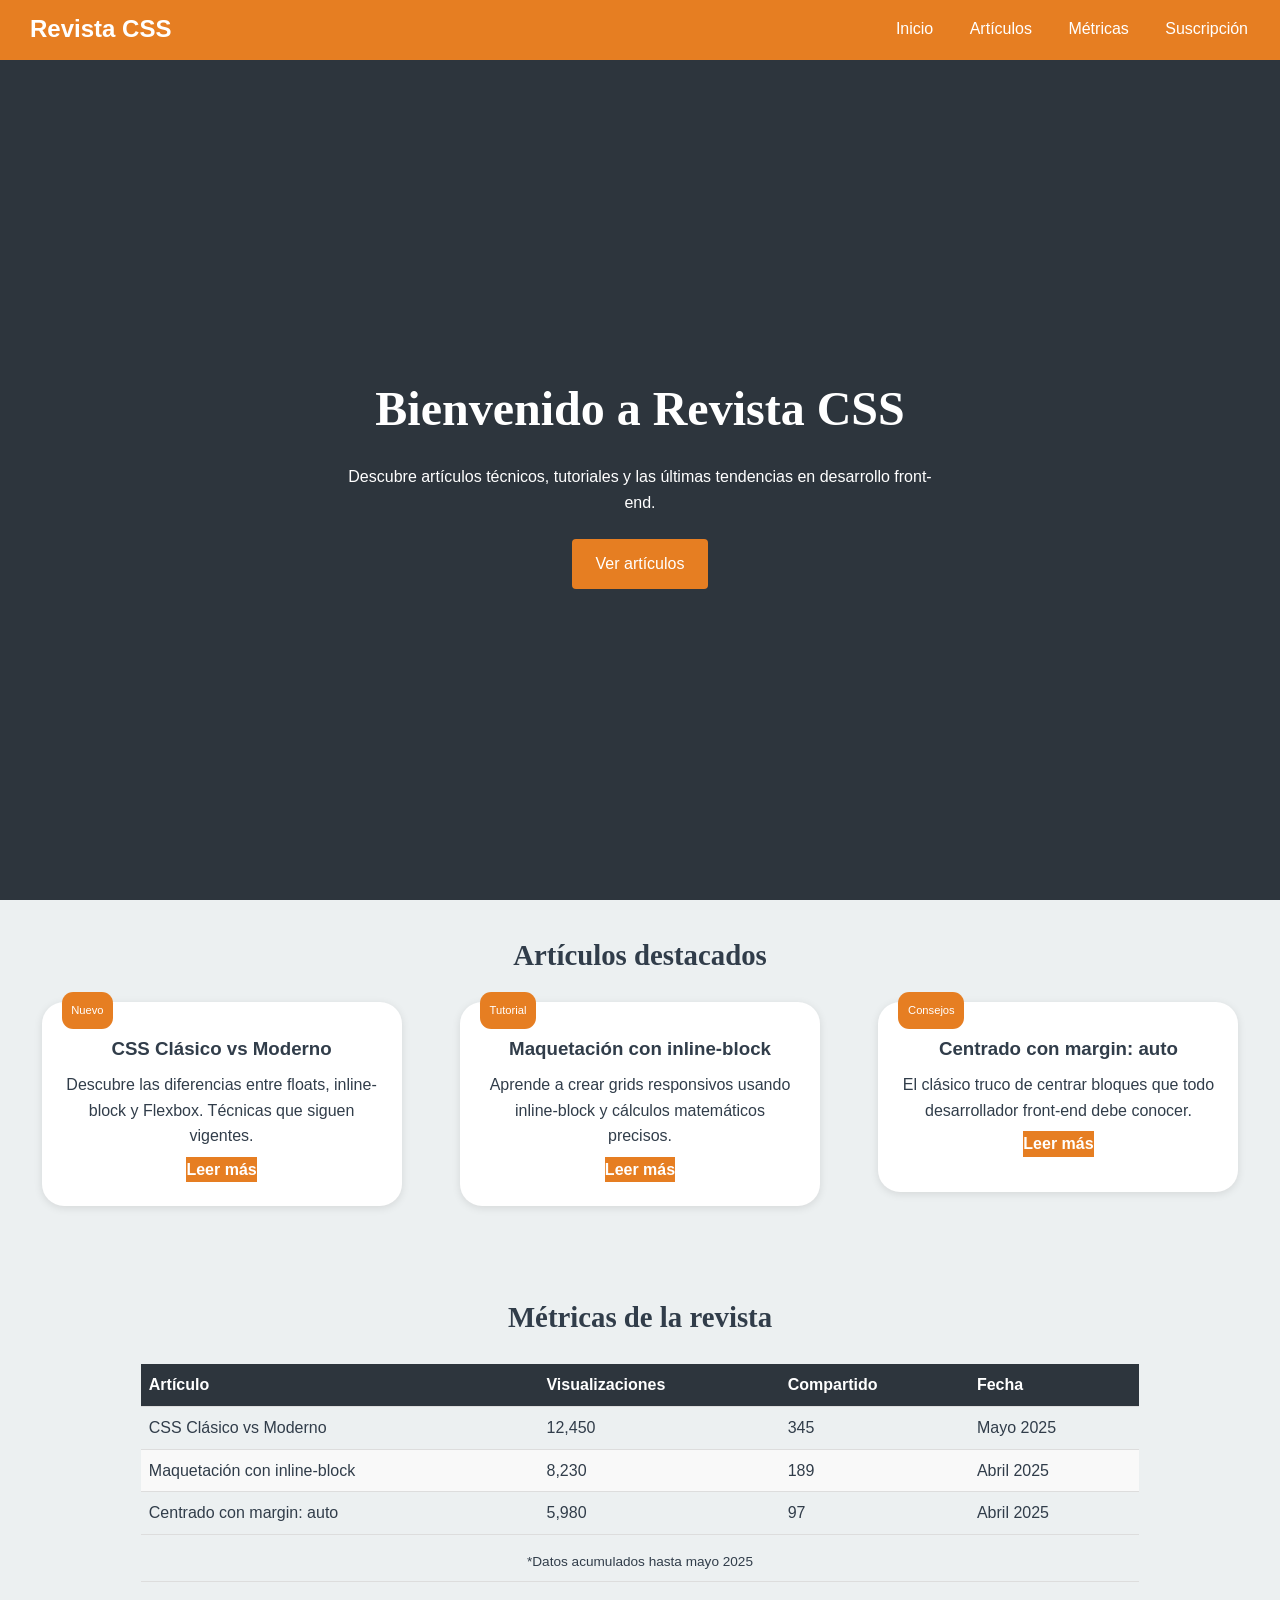
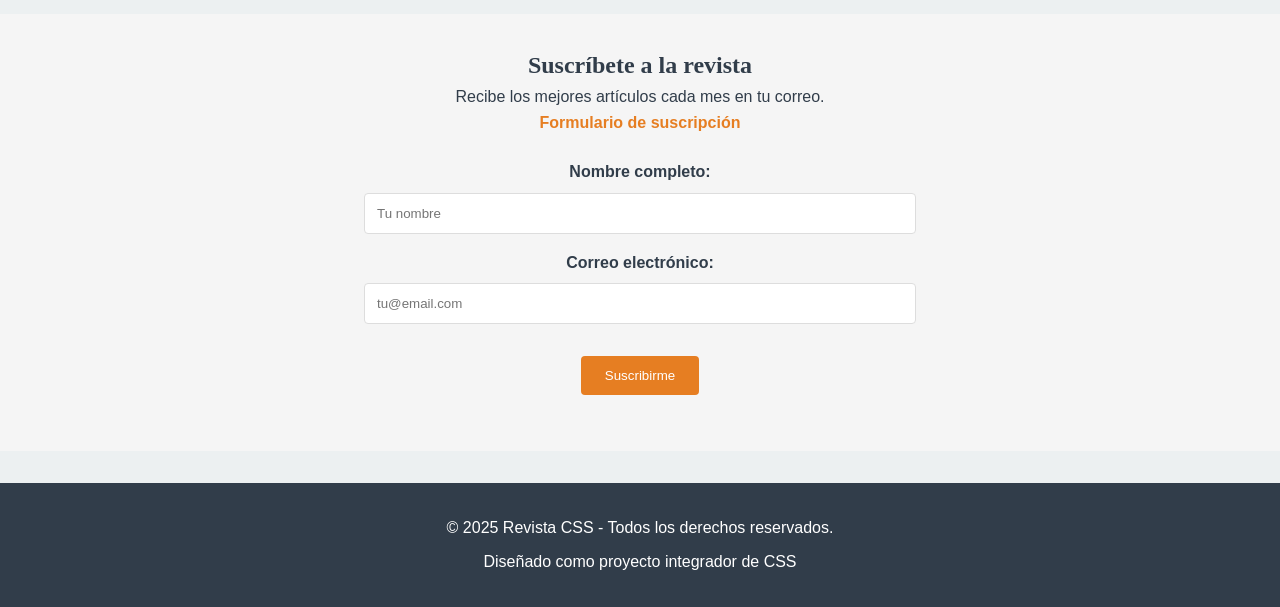
<file: portafolio/integrador-1/index.html>
<!doctype html>
<html lang="es">
  <head>
    <meta charset="UTF-8" />
    <meta name="viewport" content="width=device-width, initial-scale=1.0" />
    <title>Revista CSS | Integrador</title>
    <link rel="stylesheet" href="css/styles.css" />
    <meta name="description" content="Proyecto Integrador 1" />
    <meta property="og:title" content="Landing page" />
    <meta property="og:description" content="Landing page" />
  </head>
  <body>
    <header class="header">
      <div class="logo">Revista CSS</div>
      <nav class="nav">
        <ul>
          <li><a href="#inicio">Inicio</a></li>
          <li><a href="#articulos">Artículos</a></li>
          <li><a href="#metricas">Métricas</a></li>
          <li><a href="#suscripcion">Suscripción</a></li>
        </ul>
      </nav>
    </header>
    <section id="inicio" class="hero">
      <div class="hero-contenido">
        <h1>Bienvenido a Revista CSS</h1>
        <p>
          Descubre artículos técnicos, tutoriales y las últimas tendencias en
          desarrollo front-end.
        </p>
        <a href="#articulos" class="btn-hero">Ver artículos</a>
      </div>
    </section>
    <section id="articulos" class="articulos">
      <h2>Artículos destacados</h2>
      <div class="articulos-grid">
        <article class="tarjeta">
          <div class="badge">Nuevo</div>
          <h3>CSS Clásico vs Moderno</h3>
          <p>
            Descubre las diferencias entre floats, inline-block y Flexbox.
            Técnicas que siguen vigentes.
          </p>
          <a href="#" class="btn-articulo">Leer más</a>
        </article>

        <article class="tarjeta">
          <div class="badge">Tutorial</div>
          <h3>Maquetación con inline-block</h3>
          <p>
            Aprende a crear grids responsivos usando inline-block y cálculos
            matemáticos precisos.
          </p>
          <a href="#" class="btn-articulo">Leer más</a>
        </article>

        <article class="tarjeta">
          <div class="badge">Consejos</div>
          <h3>Centrado con margin: auto</h3>
          <p>
            El clásico truco de centrar bloques que todo desarrollador front-end
            debe conocer.
          </p>
          <a href="#" class="btn-articulo">Leer más</a>
        </article>
      </div>
    </section>
    <section id="metricas" class="metricas">
      <h2>Métricas de la revista</h2>
      <div class="table-responsive">
        <table>
          <thead>
            <tr>
              <th>Artículo</th>
              <th>Visualizaciones</th>
              <th>Compartido</th>
              <th>Fecha</th>
            </tr>
          </thead>
          <tbody>
            <tr>
              <td>CSS Clásico vs Moderno</td>
              <td>12,450</td>
              <td>345</td>
              <td>Mayo 2025</td>
            </tr>
            <tr>
              <td>Maquetación con inline-block</td>
              <td>8,230</td>
              <td>189</td>
              <td>Abril 2025</td>
            </tr>
            <tr>
              <td>Centrado con margin: auto</td>
              <td>5,980</td>
              <td>97</td>
              <td>Abril 2025</td>
            </tr>
          </tbody>
          <tfoot>
            <tr>
              <td colspan="4">*Datos acumulados hasta mayo 2025</td>
            </tr>
          </tfoot>
        </table>
      </div>
    </section>
    <section id="suscripcion" class="suscripcion">
      <h2>Suscríbete a la revista</h2>
      <p>Recibe los mejores artículos cada mes en tu correo.</p>

      <form action="#" method="post" class="form-suscripcion">
        <fieldset>
          <legend>Formulario de suscripción</legend>

          <div class="campo">
            <label for="nombre">Nombre completo:</label>
            <input
              type="text"
              id="nombre"
              name="nombre"
              placeholder="Tu nombre"
              required
            />
          </div>

          <div class="campo">
            <label for="email">Correo electrónico:</label>
            <input
              type="email"
              id="email"
              name="email"
              placeholder="tu@email.com"
              required
            />
          </div>

          <button type="submit" class="btn-suscripcion">Suscribirme</button>
        </fieldset>
      </form>
    </section>
    <footer class="footer">
      <p>&copy; 2025 Revista CSS - Todos los derechos reservados.</p>
      <p>Diseñado como proyecto integrador de CSS</p>
    </footer>
  </body>
</html>
</file>
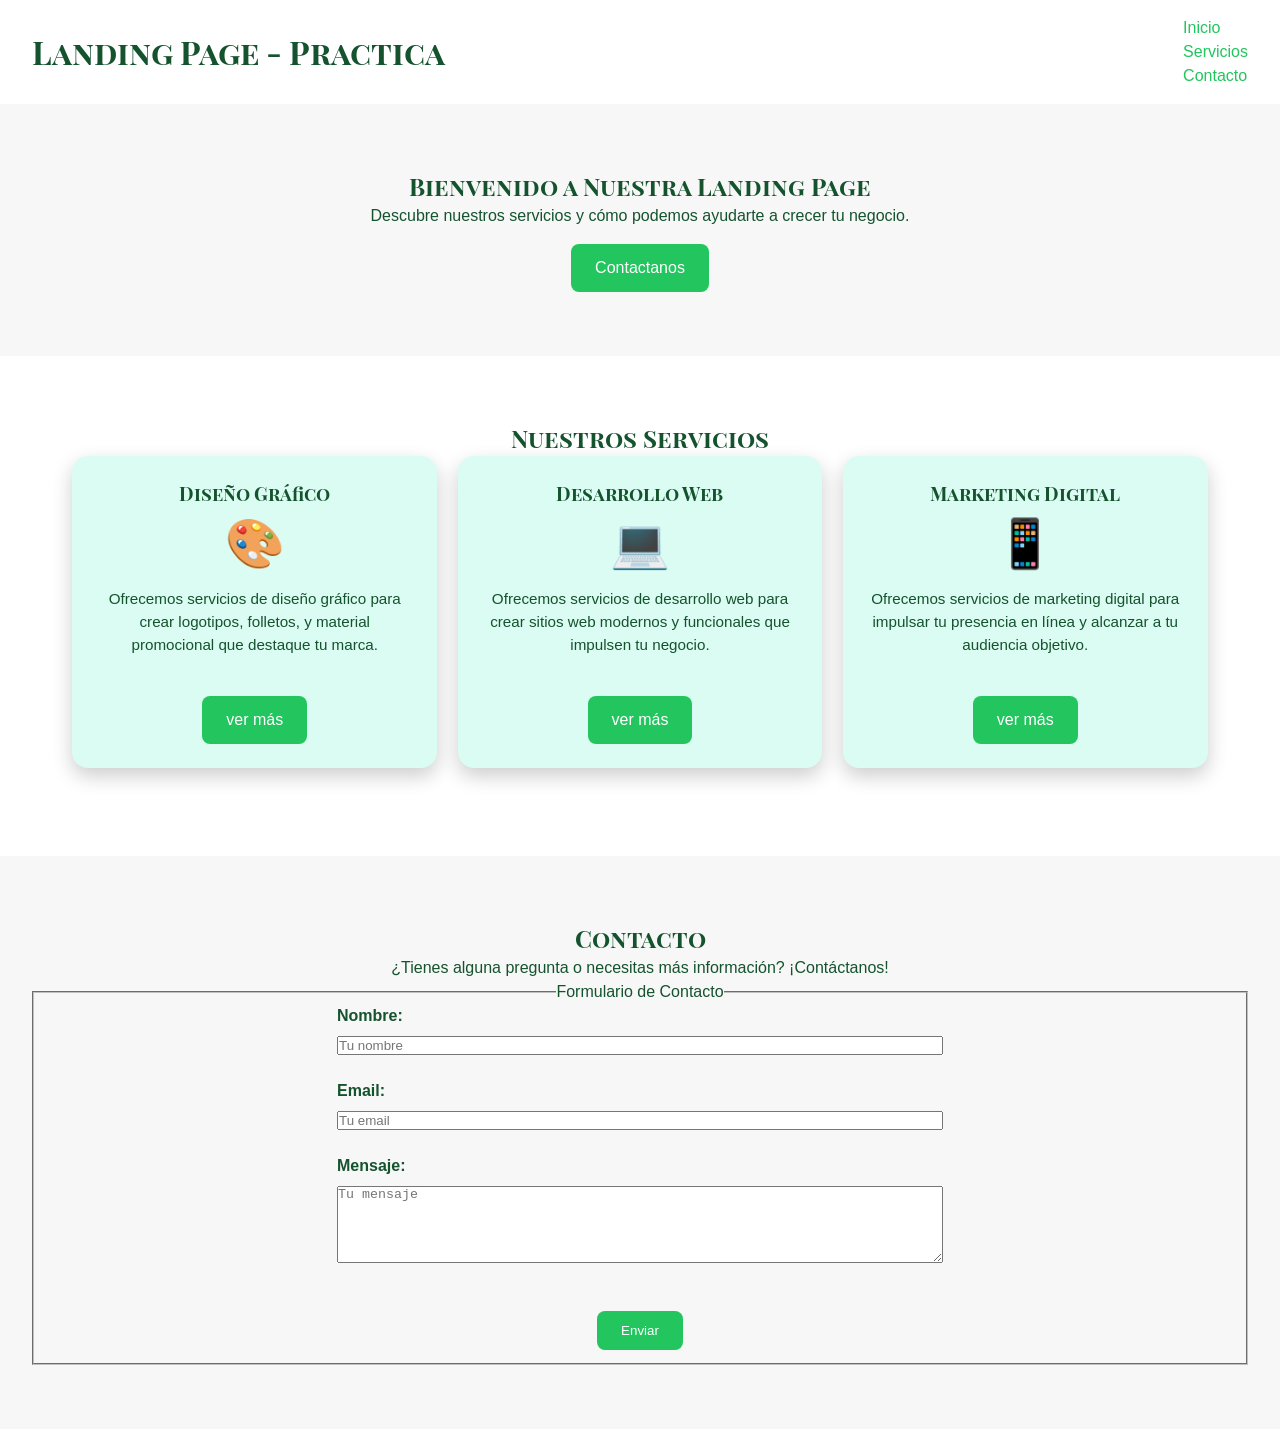
<file: portafolio/landing-page/index.html>
<!doctype html>
<html lang="es">
  <head>
    <meta charset="UTF-8" />
    <meta name="viewport" content="width=device-width, initial-scale=1.0" />
    <title>Landing page</title>
    <link rel="stylesheet" href="css/styles.css" />
    <meta name="description" content="Landing page" />
    <meta property="og:title" content="Landing page" />
    <meta property="og:description" content="Landing page" />
    <link rel="preconnect" href="https://fonts.googleapis.com" />
    <link rel="preconnect" href="https://fonts.gstatic.com" crossorigin />
    <link
      href="https://fonts.googleapis.com/css2?family=Playfair+Display+SC:wght@400;700&display=swap"
      rel="stylesheet"
    />
  </head>
  <body>
    <header class="header">
      <h1>Landing Page - Practica</h1>
      <nav>
        <ul class="nav-list">
          <li><a href="#inicio">Inicio</a></li>
          <li><a href="#servicios">Servicios</a></li>
          <li><a href="#contacto">Contacto</a></li>
        </ul>
      </nav>
    </header>
    <main>
      <section id="inicio" class="seccion hero">
        <h2>Bienvenido a Nuestra Landing Page</h2>
        <p>
          Descubre nuestros servicios y cómo podemos ayudarte a crecer tu
          negocio.
        </p>
        <a href="#contacto" class="btn">Contactanos</a>
      </section>
      <section id="servicios" class="seccion">
        <h2>Nuestros Servicios</h2>
        <div class="servicios-grid">
          <article class="tarjeta">
            <h3>Diseño Gráfico</h3>
            <div class="tarjeta-icono">🎨</div>
            <p>
              Ofrecemos servicios de diseño gráfico para crear logotipos,
              folletos, y material promocional que destaque tu marca.
            </p>
            <a href="#" class="btn">ver más</a>
          </article>
          <article class="tarjeta">
            <h3>Desarrollo Web</h3>
            <div class="tarjeta-icono">💻</div>
            <p>
              Ofrecemos servicios de desarrollo web para crear sitios web
              modernos y funcionales que impulsen tu negocio.
            </p>
            <a href="#" class="btn">ver más</a>
          </article>
          <article class="tarjeta">
            <h3>Marketing Digital</h3>
            <div class="tarjeta-icono">📱</div>
            <p>
              Ofrecemos servicios de marketing digital para impulsar tu
              presencia en línea y alcanzar a tu audiencia objetivo.
            </p>
            <a href="#" class="btn">ver más</a>
          </article>
        </div>
      </section>
      <section id="contacto" class="seccion">
        <h2>Contacto</h2>
        <p>
          ¿Tienes alguna pregunta o necesitas más información? ¡Contáctanos!
        </p>
        <form action="#" method="POST">
          <fieldset>
            <legend>Formulario de Contacto</legend>
            <div class="campo">
              <label for="nombre">Nombre:</label>
              <input type="text" id="nombre" placeholder="Tu nombre" />
            </div>
            <div class="campo">
              <label for="email">Email:</label>
              <input type="email" id="email" placeholder="Tu email" />
            </div>
            <div class="campo">
              <label for="mensaje">Mensaje:</label>
              <textarea
                id="mensaje"
                placeholder="Tu mensaje"
                cols="10"
                rows="5"
              ></textarea>
            </div>
            <button type="submit" class="btn-enviar">Enviar</button>
          </fieldset>
        </form>
      </section>
    </main>
  </body>
</html>
</file>
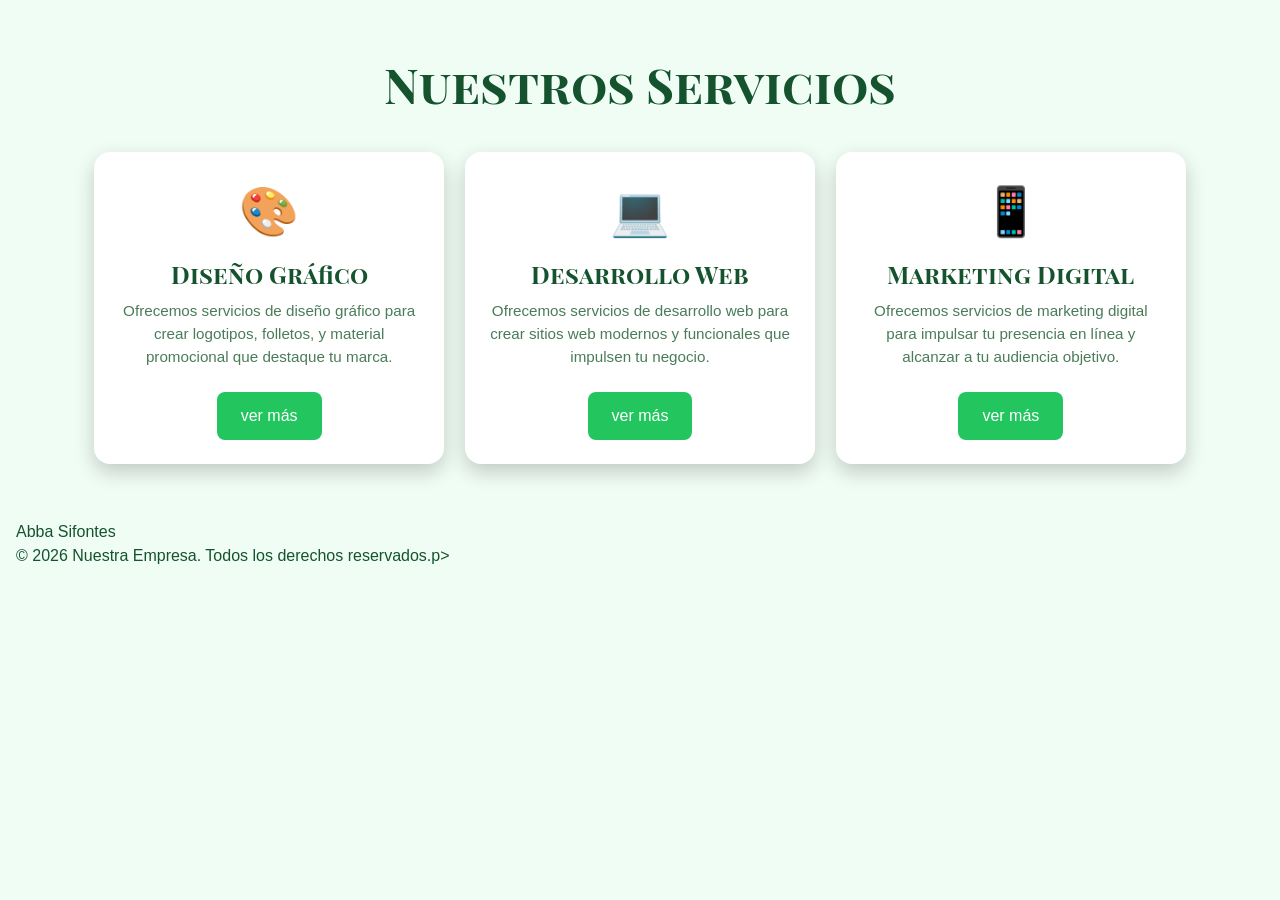
<file: portafolio/tarjetas-servicios/index.html>
<!doctype html>
<html lang="es">
  <head>
    <meta charset="UTF-8" />
    <meta name="viewport" content="width=device-width, initial-scale=1.0" />
    <title>Tarjetas de servicios</title>
    <link rel="stylesheet" href="css/styles.css" />
    <meta name="description" content="Tarjetas de servicios" />
    <meta property="og:title" content="Tarjetas de servicios" />
    <meta property="og:description" content="Tarjetas de servicios" />
    <link rel="preconnect" href="https://fonts.googleapis.com" />
    <link rel="preconnect" href="https://fonts.gstatic.com" crossorigin />
    <link
      href="https://fonts.googleapis.com/css2?family=Playfair+Display+SC:wght@400;700&display=swap"
      rel="stylesheet"
    />
  </head>
  <body>
    <main class="servicios">
      <h1>Nuestros Servicios</h1>
      <article class="tarjeta">
        <div class="tarjeta-icono">🎨</div>
        <h2>Diseño Gráfico</h2>
        <p>
          Ofrecemos servicios de diseño gráfico para crear logotipos, folletos,
          y material promocional que destaque tu marca.
        </p>
        <a href="#" class="btn">ver más</a>
      </article>
      <article class="tarjeta">
        <div class="tarjeta-icono">💻</div>
        <h2>Desarrollo Web</h2>
        <p>
          Ofrecemos servicios de desarrollo web para crear sitios web modernos y
          funcionales que impulsen tu negocio.
        </p>
        <a href="#" class="btn">ver más</a>
      </article>
      <article class="tarjeta">
        <div class="tarjeta-icono">📱</div>
        <h2>Marketing Digital</h2>
        <p>
          Ofrecemos servicios de marketing digital para impulsar tu presencia en
          línea y alcanzar a tu audiencia objetivo.
        </p>
        <a href="#" class="btn">ver más</a>
      </article>
    </main>
    <footer>
      <p>Abba Sifontes</p>
      <p>&copy; 2026 Nuestra Empresa. Todos los derechos reservados.p></p>
    </footer>
  </body>
</html>
</file>
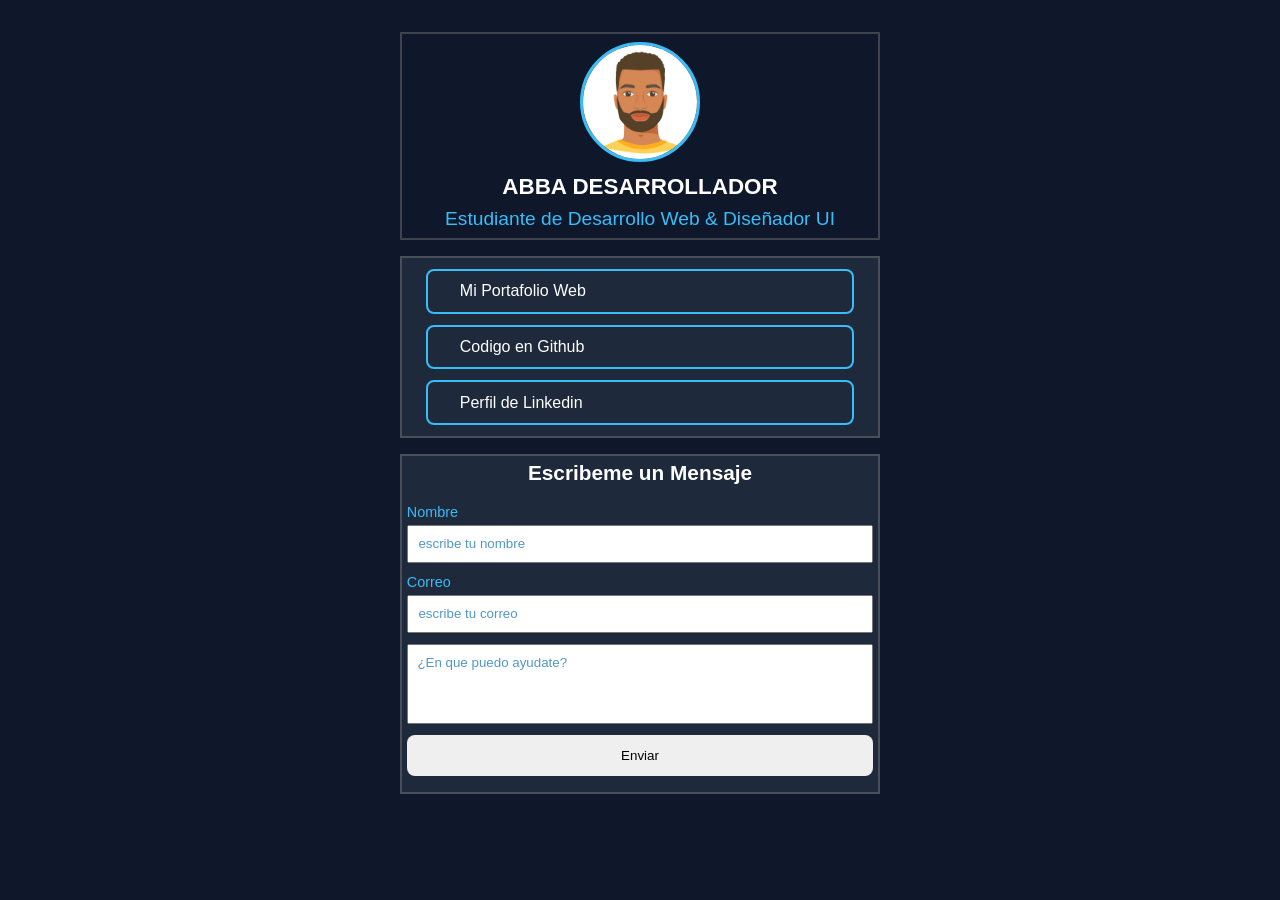
<file: portafolio/proyecto-repaso/proyecto-repaso.html>
<!doctype html>
<html lang="es">
  <head>
    <meta charset="UTF-8" />
    <title>Web Desarrolador</title>
    <meta name="viewport" content="width=device-width, initial-scale=1.0" />
    <link rel="preconnect" href="https://fonts.googleapis.com" />
    <link rel="preconnect" href="https://fonts.gstatic.com" crossorigin />
    <link
      href="https://fonts.googleapis.com/css2?family=Alumni+Sans:ital,wght@1,500&display=swap"
      rel="stylesheet"
    />
    <link rel="stylesheet" href="css/styles2.css" />
  </head>
  <body>
    <main>
      <header class="cabecera-perfil">
        <img src="img/avatar.webp" alt="Abba Sifontes" class="avatar" />
        <h1>ABBA DESARROLLADOR</h1>
        <p>Estudiante de Desarrollo Web & Diseñador UI</p>
      </header>
      <section class="enlaces">
        <a href="#" class="caja-enlaces">Mi Portafolio Web</a>
        <a href="#" class="caja-enlaces">Codigo en Github</a>
        <a href="#" class="caja-enlaces">Perfil de Linkedin</a>
      </section>
      <section class="formulario">
        <h2>Escribeme un Mensaje</h2>
        <label for="name">Nombre</label>
        <input
          type="text"
          id="name"
          required
          placeholder="escribe tu nombre"
          autocomplete="off"
        />
        <label for="email">Correo</label>
        <input
          type="email"
          id="email"
          placeholder="escribe tu correo"
          required
          autocomplete="off"
        />
        <textarea
          name="sugerencia"
          id="ayuda"
          placeholder="¿En que puedo ayudate?"
        ></textarea>
        <button type="submit" class="btn">Enviar</button>
      </section>
    </main>
  </body>
</html>
</file>
<file: portafolio/integrador-1/css/styles.css>
* {
  margin: 0;
  padding: 0;
  box-sizing: border-box;
}

:root {
  --header-height: 60px;

  --color-primario: #e67e22;

  --color-secundario: #2d353d;

  --color-oscuro: #313d4a;

  --color-claro: #ecf0f1;

  --fuente-principal: "Inter", sans-serif;

  --fuente-titulos: "Playfair Display", serif;

  --sombra: 0 2px 8px rgba(0, 0, 0, 0.1);
}

body {
  font-family: var(--fuente-principal);

  background-color: var(--color-claro);

  color: var(--color-oscuro);

  line-height: 1.6;

  padding: 0;
}

.header {
  background-color: var(--color-primario);

  padding: 1rem;

  text-align: center;
}

.logo {
  font-size: 1.5rem;

  font-weight: bold;

  color: white;

  margin-bottom: 0.5rem;
}

.nav ul {
  list-style: none;

  padding: 0;

  margin: 0;
}

.nav li {
  display: inline-block;
  margin: 0 0.5rem;
}

.nav a {
  color: white;
  text-decoration: none;
  padding: 0.5rem;
}

.hero {
  min-height: calc(100vh-var(--header-height));
  display: flex;

  align-items: center;
  justify-content: center;
  padding: 2rem;
  background-color: var(--color-secundario);
  color: white;
  text-align: center;
}
.hero-contenido {
  max-width: 600px;
}
.hero h1 {
  font-size: clamp(2rem, 5vw, 3rem);

  font-family: var(--fuente-titulos);

  margin-bottom: 1rem;
}

.hero p {
  font-size: 1rem;
  margin-bottom: 1.5rem;
}

.btn-hero {
  display: inline-block;

  background-color: var(--color-primario);

  color: white;

  padding: 0.75rem 1.5rem;

  text-decoration: none;

  border-radius: 4px;

  transition: background-color 0.3s ease;
}

.btn-hero:hover {
  background-color: #d35400;
}

.articulos {
  /* display: flex;
  flex-direction: column;
  justify-content: center;
  align-content: center; */
  padding: 2rem 1rem;
  text-align: center;
}

.articulos h2,
.metricas h2 {
  font-family: var(--fuente-titulos);
  font-size: 1.8rem;
  margin-bottom: 1.5rem;
}

.articulos-grid {
  max-width: 1200px;
  margin: 0 auto;
}
.tarjeta {
  background-color: white;
  border-radius: 22px;
  box-shadow: var(--sombra);
  margin-bottom: 1.5rem;
  padding: 1.5rem;
  position: relative;
}

.badge {
  position: absolute;
  top: -10px;
  left: 20px;
  background-color: var(--color-primario);
  color: white;
  padding: 0.6rem;
  border-radius: 0.7rem;
  font-size: 0.7rem;
}
.tarjeta h3 {
  margin: 0.5rem 0;
}
.btn-articulo {
  display: inline-block;
  background-color: var(--color-primario);
  text-decoration: none;
  margin-top: 0.5rem;
  font-weight: bold;
  color: white;
}

.metricas {
  padding: 2rem 1rem;
  text-align: center;
}
.table-responsive {
  overflow-x: auto;
  width: 100%;
}
table {
  min-width: 600px;
  border-collapse: collapse;
  margin-top: 1.5rem;
}

th,
td {
  padding: 0.5rem;
  border-bottom: 1px solid #ddd;
  text-align: left;
}
th {
  background-color: var(--color-secundario);
  color: white;
}
tbody tr:nth-child(even) {
  background-color: #f9f9f9;
}
tfoot td {
  text-align: center;
  font-size: 0.85rem;
  padding-top: 1rem;
}

.suscripcion {
  padding: 2rem 1rem;
  text-align: center;
  background-color: #f5f5f5;
}

.suscripcion h2 {
  font-family: var(--fuente-titulos);
}
fieldset {
  border: none;
  border-radius: 8px;
  padding: 1.5rem;
}

legend {
  font-weight: bold;
  padding: 0 0.5rem;
  color: var(--color-primario);
}
.campo {
  margin-bottom: 1rem;
}
label {
  display: block;
  margin-bottom: 0.5rem;
  font-weight: bold;
}
input {
  width: 100%;
  padding: 0.75rem;
  border: 1px solid #ddd;
  border-radius: 4px;
}

.btn-suscripcion {
  background-color: var(--color-primario);
  color: white;
  border: none;
  padding: 0.75rem 1.5rem;
  border-radius: 4px;
  cursor: pointer;
  margin-top: 1rem;
}

.btn-suscripcion:hover {
  background-color: #d35400;
}
.footer {
  text-align: center;
  padding: 1.5rem;
  background-color: var(--color-oscuro);
  color: white;
  margin-top: 2rem;
}

.footer p {
  margin: 0.5rem 0;
}

@media (min-width: 768px) {
  .header {
    text-align: center;
    position: relative;
    height: var(--header-height);
  }
  .logo {
    position: absolute;
    top: 10px;
    left: 30px;
    margin-bottom: 0;
  }
  .nav {
    float: right;
  }
  .nav ul {
    margin: 0;
  }
  .nav li {
    margin: 0 0.5rem;
  }
  .hero {
    min-height: calc(100vh - var(--header-height));
  }
  .articulos-grid {
    text-align: center;
  }
  .tarjeta {
    display: inline-block;
    width: 30%;
    vertical-align: top;
    margin-right: 4.5%;
    min-height: 190px;
  }
  .tarjeta:nth-child(3n) {
    margin: 0;
  }
  table {
    width: 80%;
    margin: 0 auto;
  }
  form {
    max-width: 600px;
    margin: 0 auto;
  }
}
</file>
<file: portafolio/landing-page/css/styles.css>
* {
  margin: 0;
  padding: 0;
  box-sizing: border-box;
}
:root {
  --fondo-header: #ffffff;
  --texto-header: #14532d;
  --fondo-seccion-claro: #ffffff;
  --fondo-seccion-oscuro: #f2f3f2a0;
  --acento: #22c55e;
  --texto: #14532d;
  --tarjeta: #dbfcf3;
  --sombra: 0 8px 20px rgba(0, 0, 0, 0.2);
  --sombra-hover: 0 12px 30px rgba(0, 0, 0, 0.3);
  --fuente-titulos: "Playfair Display SC", serif;
}
body {
  background-color: var(--fondo-seccion-claro);
  color: var(--texto);
  font-family: sans-serif, Arial, Helvetica, sans-serif;
  line-height: 1.5;
  scroll-padding-top: 5.688rem; /* o la altura de mi header */
}
h1,
h2,
h3 {
  font-family: var(--fuente-titulos);
  color: var(--texto-header);
}

.seccion {
  padding: 4rem 2rem;
  text-align: center;
}

.hero {
  background-color: inherit;
}

.seccion:nth-child(odd) {
  background-color: var(--fondo-seccion-oscuro);
}

.header {
  position: sticky;
  top: 0;
  z-index: 1000;
  background-color: var(--fondo-header);
  color: var(--texto-header);
  padding: 1rem 2rem;
  display: flex;
  justify-content: space-between;
  align-items: center;
  flex-wrap: wrap;
}

nav a {
  margin-left: 1.5rem;
  text-decoration: none;
  color: var(--acento);
}
nav a:hover {
  text-decoration: underline;
}
nav li {
  list-style: none;
  padding: 0;
}

.servicios-grid {
  text-align: center;
}
.tarjeta {
  background-color: var(--tarjeta);
  border-radius: 1rem;
  padding: 1.5rem;
  margin-bottom: 1.5rem;
  box-shadow: var(--sombra);
  transition: all 0.3s ease;
  display: inline-block;
  width: 30%;
  vertical-align: top;
  margin: 0 1rem 1.5rem 0;
  min-height: 150px; /* para que todas las tarjetas tengan la misma altura */
}
.tarjeta:last-child {
  margin-right: 0;
}

.tarjeta-icono {
  font-size: 3rem;
  color: var(--acento);
  margin-bottom: 0.5rem;
}

.tarjeta h2 {
  font-size: 1.5rem;
  margin-bottom: 0.5rem;
  color: var(--texto);
  font-weight: 600;
}

.tarjeta p {
  color: var(--texto-secundario);
  font-size: 0.95rem;
  line-height: 1.5;
  margin-bottom: 1.5rem;
}

.btn {
  display: inline-block;
  background-color: var(--acento);
  color: var(--fondo-header);
  padding: 0.75rem 1.5rem;
  margin-top: 1rem;
  border-radius: 0.5rem;
  text-decoration: none;
  width: auto;
  transition: 0.3s ease;
}
.btn:hover {
  background-color: #18ee26;
  color: var(--fondo-seccion-claro);
  transition: inherit;
}

.tarjeta:hover {
  transform: translateY(-5px);
  box-shadow: var(--sombra-hover);
  transition: inherit;
}
.seccion form {
  display: inline-block;
  flex-direction: column;
  align-items: center;
  width: 100%;
}
.campo {
  display: flex;
  flex-direction: column;
  text-align: left;
  margin: 0 auto 1.5rem auto;
  width: 50%;
}
.campo label {
  margin-bottom: 0.5rem;
  font-weight: 600;
}
.campo textarea {
  margin-bottom: 1.5rem;
}
.btn-enviar {
  background-color: var(--acento);
  color: var(--fondo-header);
  padding: 0.75rem 1.5rem;
  margin-bottom: 0.8rem;
  border-radius: 0.5rem;
  border: none;
  cursor: pointer;
  transition: 0.3s ease;
}
.btn-enviar:hover {
  background-color: #18ee26;
  color: var(--fondo-seccion-claro);
  transition: inherit;
}
@media (max-width: 768px) {
  html,
  body {
    scroll-padding-top: 8.688rem;
    scroll-behavior: smooth; /* opcional: da animación suave al scroll */
  }
  .header {
    flex-direction: column;
    text-align: center;
  }
  .nav a {
    display: inline-block;
    margin: 0.5rem;
  }
  .tarjeta {
    width: 90%;
    margin: 0 auto 1.5rem auto;
    min-height: 30vh;
    padding: 1rem;
  }
  /* .tarjeta p {
    word-break: break-word;
  } */
}
</file>
<file: portafolio/tarjetas-servicios/css/styles.css>
* {
  margin: 0;
  padding: 0;
  box-sizing: border-box;
  /* uso border box para que el padding no afecte al tamaño total del elemento */
}
:root {
  --fondo: #f0fdf4;
  --tarjeta: #ffffff;
  --acento: #22c55e;
  --texto: #14532d;
  --texto-secundario: #4a7c59;
  --sombra: 0 8px 20px rgba(0, 0, 0, 0.2);
  --fuente-titulos: "Playfair Display SC", serif;
}

body {
  background-color: var(--fondo);
  color: var(--texto);
  font-family: "inter", sans-serif;
  line-height: 1.5;
  padding: 1rem;
  /* overflow-y: hidden; */
}

.servicios {
  max-width: 1200px;
  margin: 0 auto;
  padding: 2rem 1rem;
  text-align: center;
}

.tarjeta {
  background-color: var(--tarjeta);
  border-radius: 1rem;
  padding: 1.5rem;
  margin-bottom: 1.5rem;
  box-shadow: var(--sombra);
  transition: all 0.3s ease;
  display: inline-block;
  width: 30%;
  vertical-align: top;
  margin: 0 1rem 1.5rem 0;
  min-height: 150px; /* para que todas las tarjetas tengan la misma altura */
}
.tarjeta:last-child {
  margin-right: 0;
}

.tarjeta-icono {
  font-size: 3rem;
  color: var(--acento);
  margin-bottom: 0.5rem;
}

.tarjeta h2 {
  font-size: 1.5rem;
  margin-bottom: 0.5rem;
  color: var(--texto);
  font-weight: 600;
}

.tarjeta p {
  color: var(--texto-secundario);
  font-size: 0.95rem;
  line-height: 1.5;
  margin-bottom: 1.5rem;
}

.btn {
  display: inline-block;
  background-color: var(--acento);
  color: var(--tarjeta);
  padding: 0.75rem 1.5rem;
  border-radius: 0.5rem;
  text-decoration: none;
  width: auto;
  transition: 0.3s ease;
}

.btn:hover {
  background-color: #003f17;
  color: var(--tarjeta);
  transition: inherit;
}

.tarjeta:hover {
  transform: translateY(-5px);
  box-shadow: var(--sombra-hover);
  transition: inherit;
}

.tarjeta h2,
h1 {
  font-family: var(--fuente-titulos);
}

h1 {
  text-align: center;
  margin-bottom: 2rem;
  font-size: clamp(2rem, 5vw, 3rem);
}

@media (max-width: 768px) {
  .tarjeta {
    width: 90%;
    margin: 0 auto 1.5rem auto;
    min-height: 30vh;
    padding: 10px 5px;
  }
  /* .tarjeta p {
    word-break: break-word;
  } */
}
</file>
<file: portafolio/proyecto-repaso/css/styles2.css>
/* ==========================================
   1. CONFIGURACIÓN GLOBAL (RESET / VARIABLES)
   ========================================== */
/* Aquí va todo lo que afecta a toda la página por igual */

* {
  margin: 0;
  padding: 0;
  box-sizing: border-box;
  font-family: sans-serif;
  /* color: rgb(49, 49, 49); */
}

:root {
  --color-fondo: #0f172a;
  --color-tarjeta: #1e293b;
  --color-texto: #f8fafc;
  --color-accento: #38bdf8;
}
/* ==========================================
   2. ESTILOS DE ETIQUETAS BASE (ELEMENTOS)
   ========================================== */
/* Aquí van tus selectores de etiqueta pura (como tu p) */

/* 
==========================================
   3. COMPONENTES Y UTILERÍAS (CLASES E IDS)
   ========================================== */
/* Aquí van tus clases específicas y tus IDs (.destacado, #alerta) */

body {
  background-color: var(--color-fondo);
}
main {
  width: 90%; /* Hace que en celulares mantenga una separación de los bordes del teléfono */
  max-width: 480px;
  margin: 2rem auto;
}

.cabecera-perfil {
  border: 2px solid #8e8e8e60;
  text-align: center;
  margin: 1rem auto;
}
.cabecera-perfil:hover {
  border-color: var(--color-accento);
}

.avatar {
  width: 120px;
  height: 120px;
  border-radius: 50%;
  border: solid 3px var(--color-accento);
  margin: 0.5rem auto;
}
.cabecera-perfil h1 {
  color: white;
  font-size: 1.4rem;
  margin-bottom: 0.5rem;
}
.cabecera-perfil p {
  color: var(--color-accento);
  font-size: 1.2rem;
  margin-bottom: 0.5rem;
}

/* enlaces */
.enlaces {
  background-color: var(--color-tarjeta);
  width: 100%;
  height: auto;
  margin-bottom: 1rem;
  border: 2px solid #8e8e8e60;
}
.enlaces:hover {
  border-color: var(--color-accento);
}

.caja-enlaces {
  background-color: var(--color-tarjeta);
  width: 90%;
  display: block;
  margin: 0.7rem auto;
  border: 2px solid var(--color-accento);
  border-radius: 8px;
  padding: 0.7rem 2rem;
  color: white;
  text-decoration: none;
}
.caja-enlaces:hover {
  background-color: #38bdf8;
}
.formulario {
  padding: 0.3rem;
  background-color: var(--color-tarjeta);
  border: 2px solid #8e8e8e60;
}
.formulario:hover {
  border-color: var(--color-accento);
}

/* Solo los elementos que la gente va a tocar/escribir ocupan todo el ancho */
.formulario input,
.formulario textarea,
.formulario .btn {
  width: 100%;
  padding: 0.6rem; /* Aumento el padding para que sea fácil pulsar con el dedo */
  margin-bottom: 0.7rem; /* Separo cada campo del siguiente hacia abajo */
  display: block;
}

/* Las etiquetas (labels) y el título se quedan con su flujo natural */
.formulario label {
  display: block;
  margin-bottom: 0.3rem;
  font-size: 0.9rem;
  color: var(--color-accento); /* Un toque de color para que resalten */
}

.formulario h2 {
  text-align: center;
  margin-bottom: 1.2rem;
  font-size: 1.3rem;
  color: white;
}
.formulario textarea {
  height: 80px;
  resize: none;
}

.formulario .btn {
  color: black;
  padding: 0.8rem;
  border: none;
  border-radius: 8px;
}

.btn:hover {
  background-color: var(--color-accento);
}

/* Seleccione el placeholder de todos los inputs y textareas */
.formulario input::placeholder,
.formulario textarea::placeholder {
  color: #5398c3; /* color que prefiera*/
  opacity: 1; /* Asegura que en navegadores como Firefox no se vea más claro de lo que quiero*/
}

.formulario input:focus,
.formulario textarea:focus {
  outline: none; /* Quita el borde por defecto */
  border: 2px solid var(--color-accento); /* Le pone mi color cian brillante */
}
</file>
